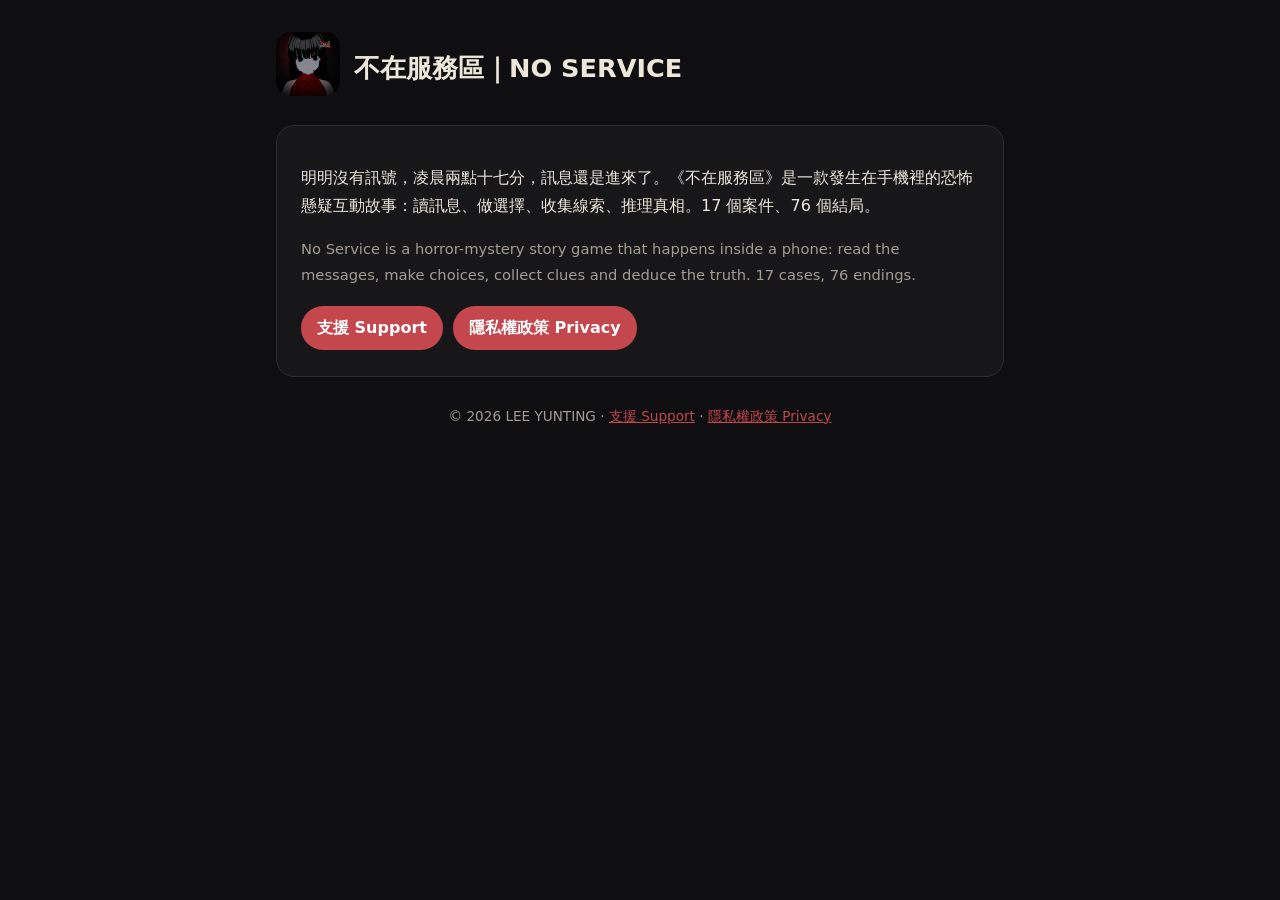
<file: index.html>
<!doctype html>
<html lang="zh-Hant">
<head>
<meta charset="utf-8"><meta name="viewport" content="width=device-width,initial-scale=1">
<title>不在服務區｜NO SERVICE</title>
<link rel="stylesheet" href="/style.css">
<link rel="icon" href="/icon.png">
</head>
<body><div class="wrap">
<header><a href="/"><img src="/icon.png" alt=""></a><h1>不在服務區｜NO SERVICE</h1></header>
<div class="card"><p>明明沒有訊號，凌晨兩點十七分，訊息還是進來了。《不在服務區》是一款發生在手機裡的恐怖懸疑互動故事：讀訊息、做選擇、收集線索、推理真相。17 個案件、76 個結局。</p><p class="muted">No Service is a horror-mystery story game that happens inside a phone: read the messages, make choices, collect clues and deduce the truth. 17 cases, 76 endings.</p><nav><a href="/support/">支援 Support</a><a href="/privacy/">隱私權政策 Privacy</a></nav></div>
<footer>© 2026 LEE YUNTING · <a href="/support/">支援 Support</a> · <a href="/privacy/">隱私權政策 Privacy</a></footer>
</div></body></html>
</file>
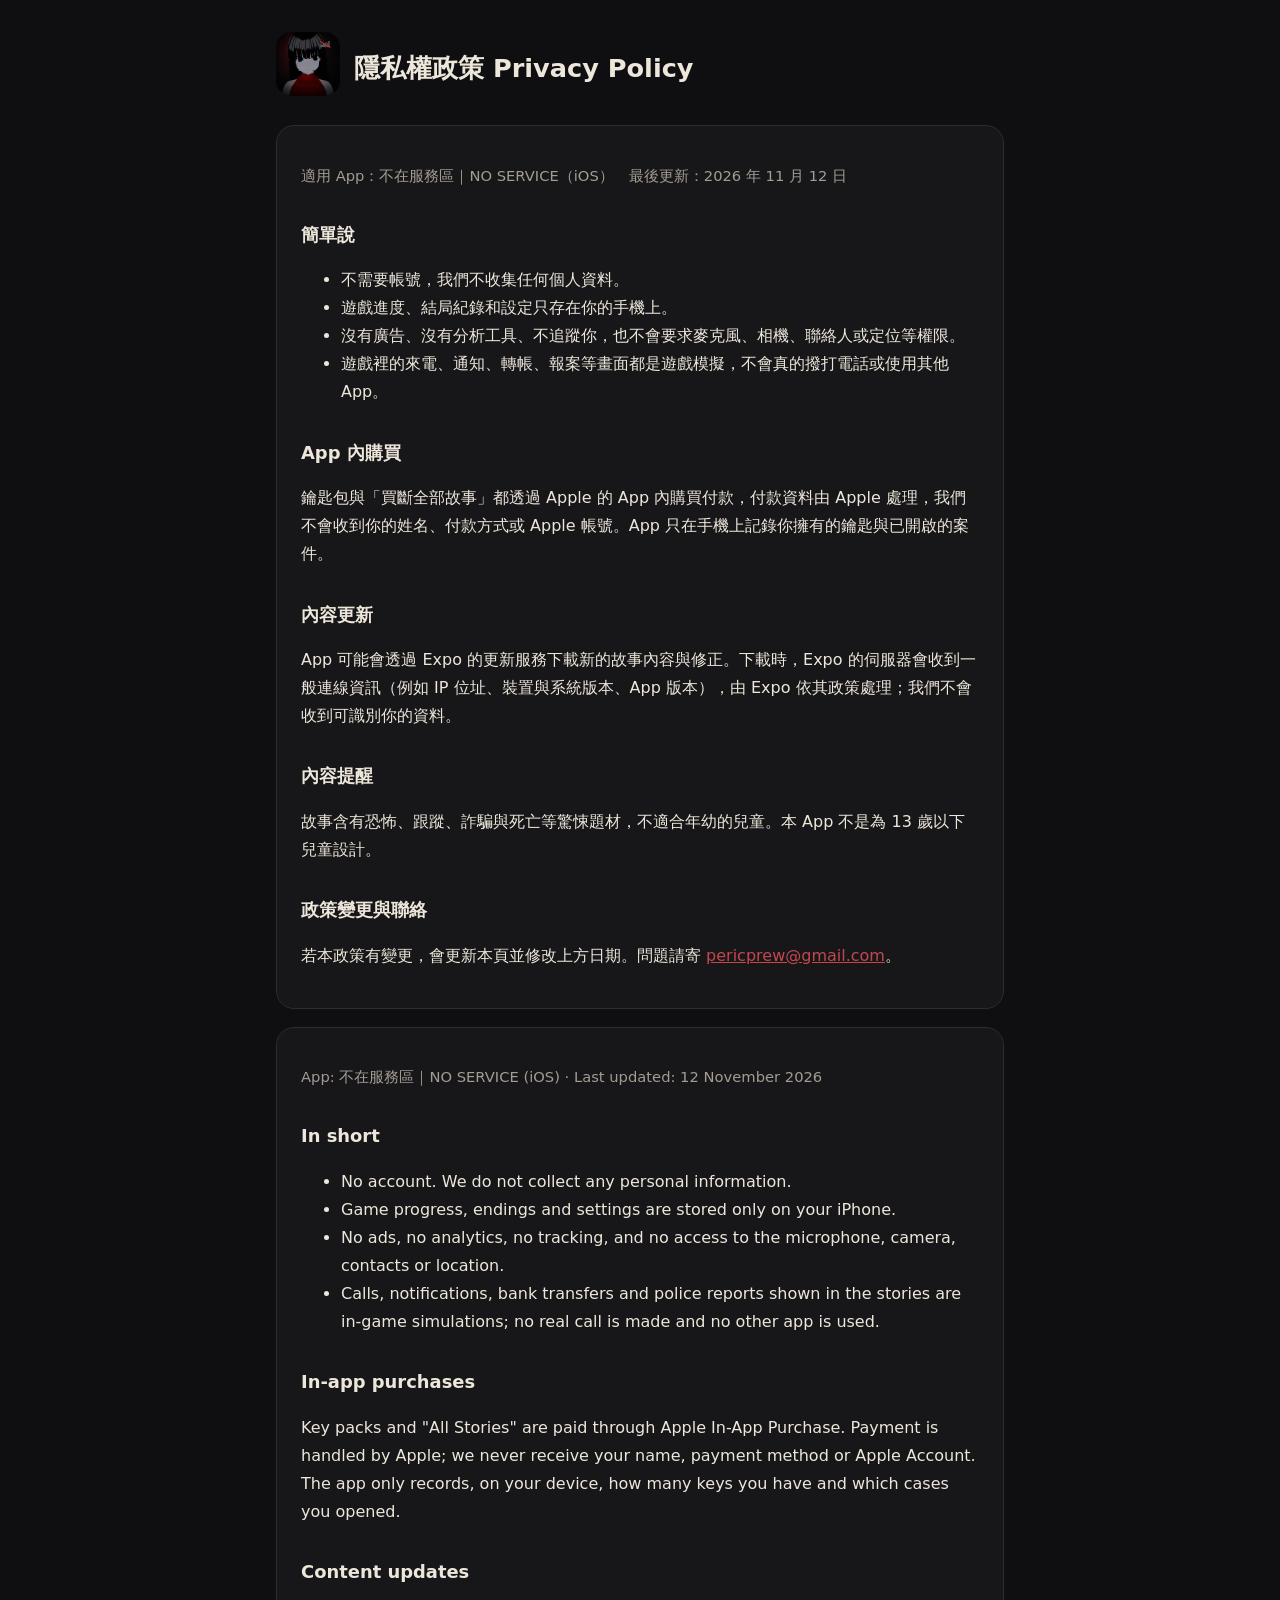
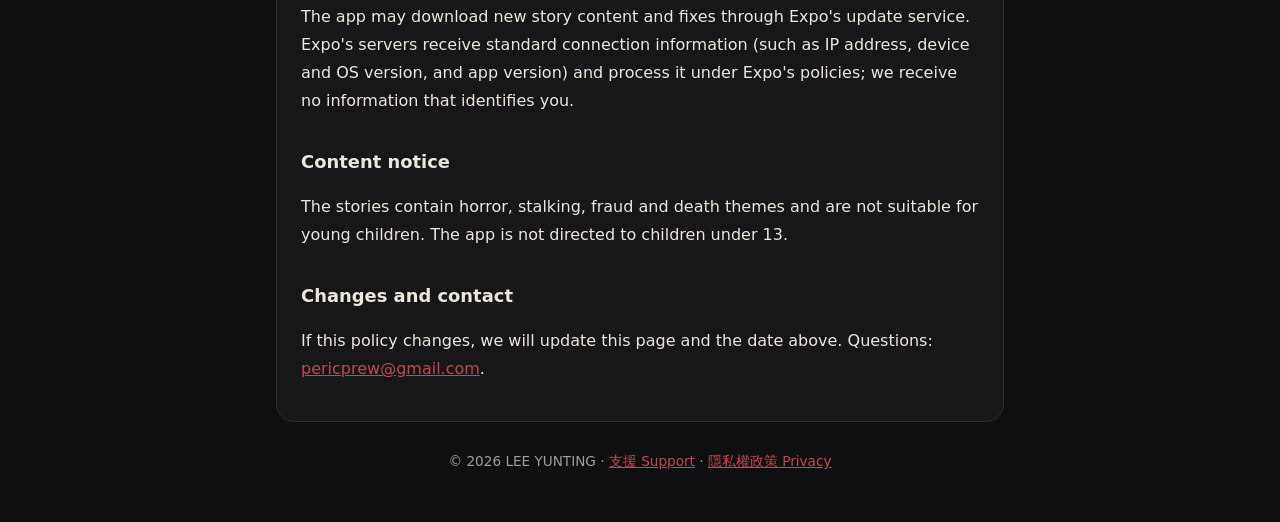
<file: privacy/index.html>
<!doctype html>
<html lang="zh-Hant">
<head>
<meta charset="utf-8"><meta name="viewport" content="width=device-width,initial-scale=1">
<title>隱私權政策 Privacy Policy — 不在服務區｜NO SERVICE</title>
<link rel="stylesheet" href="/style.css">
<link rel="icon" href="/icon.png">
</head>
<body><div class="wrap">
<header><a href="/"><img src="/icon.png" alt=""></a><h1>隱私權政策 Privacy Policy</h1></header>
<div class="card" lang="zh-Hant"><p class="muted">適用 App：不在服務區｜NO SERVICE（iOS）　最後更新：2026 年 11 月 12 日</p>
<h2>簡單說</h2>
<ul><li>不需要帳號，我們不收集任何個人資料。</li>
<li>遊戲進度、結局紀錄和設定只存在你的手機上。</li>
<li>沒有廣告、沒有分析工具、不追蹤你，也不會要求麥克風、相機、聯絡人或定位等權限。</li>
<li>遊戲裡的來電、通知、轉帳、報案等畫面都是遊戲模擬，不會真的撥打電話或使用其他 App。</li></ul>
<h2>App 內購買</h2><p>鑰匙包與「買斷全部故事」都透過 Apple 的 App 內購買付款，付款資料由 Apple 處理，我們不會收到你的姓名、付款方式或 Apple 帳號。App 只在手機上記錄你擁有的鑰匙與已開啟的案件。</p>
<h2>內容更新</h2><p>App 可能會透過 Expo 的更新服務下載新的故事內容與修正。下載時，Expo 的伺服器會收到一般連線資訊（例如 IP 位址、裝置與系統版本、App 版本），由 Expo 依其政策處理；我們不會收到可識別你的資料。</p>
<h2>內容提醒</h2><p>故事含有恐怖、跟蹤、詐騙與死亡等驚悚題材，不適合年幼的兒童。本 App 不是為 13 歲以下兒童設計。</p>
<h2>政策變更與聯絡</h2><p>若本政策有變更，會更新本頁並修改上方日期。問題請寄 <a href="mailto:pericprew@gmail.com">pericprew@gmail.com</a>。</p></div><div class="card" lang="en"><p class="muted">App: 不在服務區｜NO SERVICE (iOS) · Last updated: 12 November 2026</p>
<h2>In short</h2>
<ul><li>No account. We do not collect any personal information.</li>
<li>Game progress, endings and settings are stored only on your iPhone.</li>
<li>No ads, no analytics, no tracking, and no access to the microphone, camera, contacts or location.</li>
<li>Calls, notifications, bank transfers and police reports shown in the stories are in-game simulations; no real call is made and no other app is used.</li></ul>
<h2>In-app purchases</h2><p>Key packs and "All Stories" are paid through Apple In-App Purchase. Payment is handled by Apple; we never receive your name, payment method or Apple Account. The app only records, on your device, how many keys you have and which cases you opened.</p>
<h2>Content updates</h2><p>The app may download new story content and fixes through Expo's update service. Expo's servers receive standard connection information (such as IP address, device and OS version, and app version) and process it under Expo's policies; we receive no information that identifies you.</p>
<h2>Content notice</h2><p>The stories contain horror, stalking, fraud and death themes and are not suitable for young children. The app is not directed to children under 13.</p>
<h2>Changes and contact</h2><p>If this policy changes, we will update this page and the date above. Questions: <a href="mailto:pericprew@gmail.com">pericprew@gmail.com</a>.</p></div>
<footer>© 2026 LEE YUNTING · <a href="/support/">支援 Support</a> · <a href="/privacy/">隱私權政策 Privacy</a></footer>
</div></body></html>
</file>
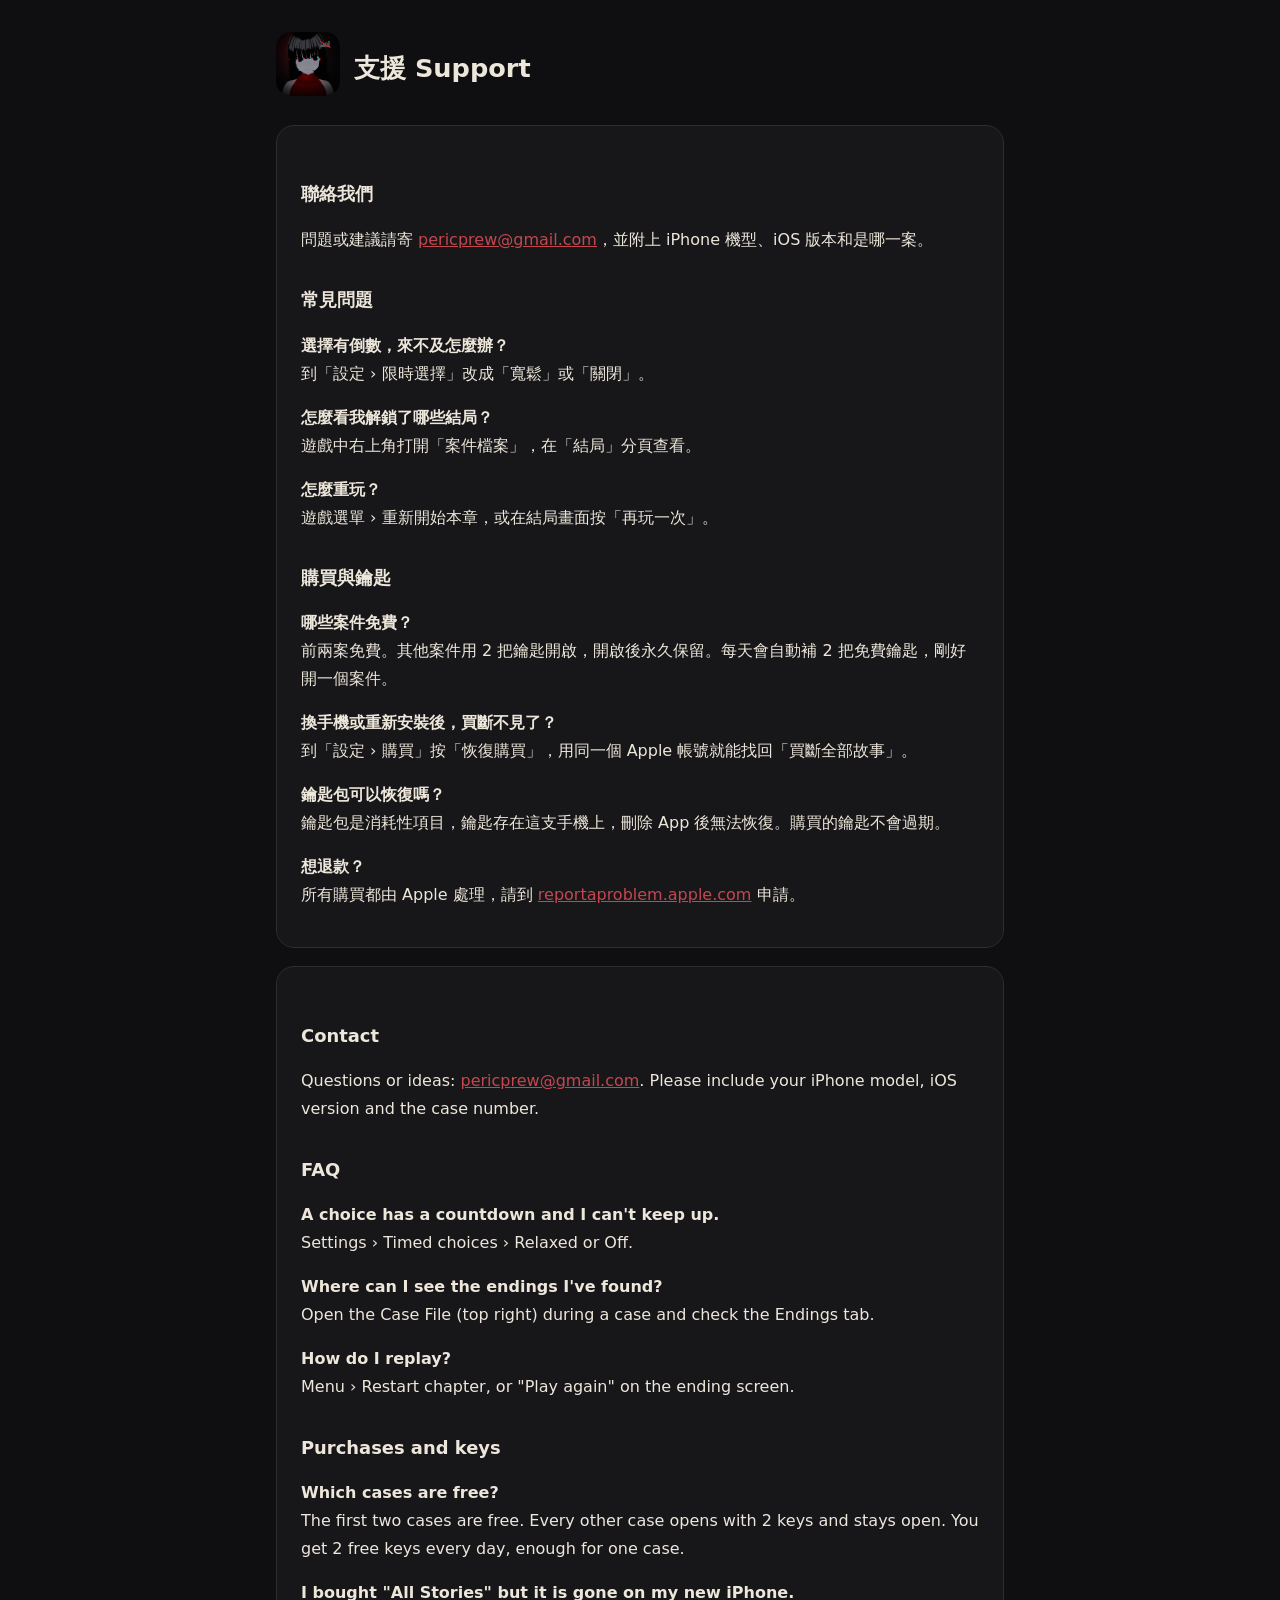
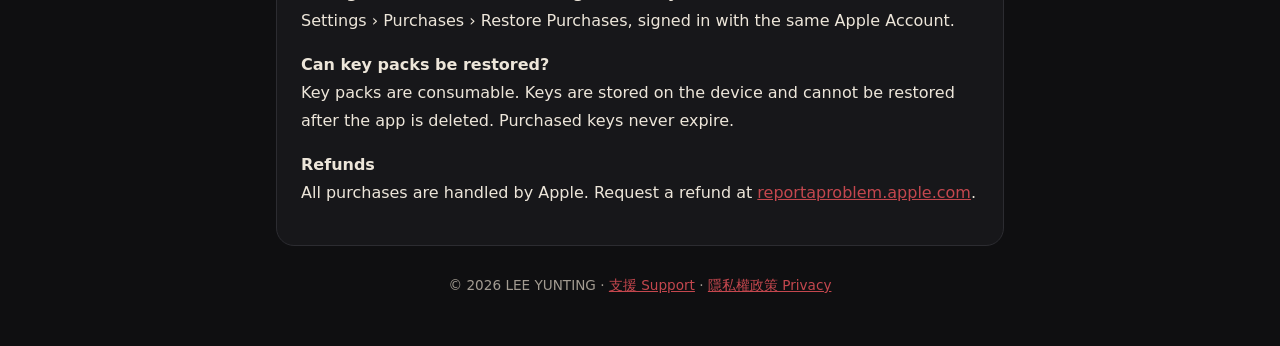
<file: support/index.html>
<!doctype html>
<html lang="zh-Hant">
<head>
<meta charset="utf-8"><meta name="viewport" content="width=device-width,initial-scale=1">
<title>支援 Support — 不在服務區｜NO SERVICE</title>
<link rel="stylesheet" href="/style.css">
<link rel="icon" href="/icon.png">
</head>
<body><div class="wrap">
<header><a href="/"><img src="/icon.png" alt=""></a><h1>支援 Support</h1></header>
<div class="card" lang="zh-Hant"><h2>聯絡我們</h2><p>問題或建議請寄 <a href="mailto:pericprew@gmail.com">pericprew@gmail.com</a>，並附上 iPhone 機型、iOS 版本和是哪一案。</p>
<h2>常見問題</h2>
<p><strong>選擇有倒數，來不及怎麼辦？</strong><br>到「設定 › 限時選擇」改成「寬鬆」或「關閉」。</p>
<p><strong>怎麼看我解鎖了哪些結局？</strong><br>遊戲中右上角打開「案件檔案」，在「結局」分頁查看。</p>
<p><strong>怎麼重玩？</strong><br>遊戲選單 › 重新開始本章，或在結局畫面按「再玩一次」。</p>
<h2>購買與鑰匙</h2>
<p><strong>哪些案件免費？</strong><br>前兩案免費。其他案件用 2 把鑰匙開啟，開啟後永久保留。每天會自動補 2 把免費鑰匙，剛好開一個案件。</p>
<p><strong>換手機或重新安裝後，買斷不見了？</strong><br>到「設定 › 購買」按「恢復購買」，用同一個 Apple 帳號就能找回「買斷全部故事」。</p>
<p><strong>鑰匙包可以恢復嗎？</strong><br>鑰匙包是消耗性項目，鑰匙存在這支手機上，刪除 App 後無法恢復。購買的鑰匙不會過期。</p>
<p><strong>想退款？</strong><br>所有購買都由 Apple 處理，請到 <a href="https://reportaproblem.apple.com">reportaproblem.apple.com</a> 申請。</p></div><div class="card" lang="en"><h2>Contact</h2><p>Questions or ideas: <a href="mailto:pericprew@gmail.com">pericprew@gmail.com</a>. Please include your iPhone model, iOS version and the case number.</p>
<h2>FAQ</h2>
<p><strong>A choice has a countdown and I can't keep up.</strong><br>Settings › Timed choices › Relaxed or Off.</p>
<p><strong>Where can I see the endings I've found?</strong><br>Open the Case File (top right) during a case and check the Endings tab.</p>
<p><strong>How do I replay?</strong><br>Menu › Restart chapter, or "Play again" on the ending screen.</p>
<h2>Purchases and keys</h2>
<p><strong>Which cases are free?</strong><br>The first two cases are free. Every other case opens with 2 keys and stays open. You get 2 free keys every day, enough for one case.</p>
<p><strong>I bought "All Stories" but it is gone on my new iPhone.</strong><br>Settings › Purchases › Restore Purchases, signed in with the same Apple Account.</p>
<p><strong>Can key packs be restored?</strong><br>Key packs are consumable. Keys are stored on the device and cannot be restored after the app is deleted. Purchased keys never expire.</p>
<p><strong>Refunds</strong><br>All purchases are handled by Apple. Request a refund at <a href="https://reportaproblem.apple.com">reportaproblem.apple.com</a>.</p></div>
<footer>© 2026 LEE YUNTING · <a href="/support/">支援 Support</a> · <a href="/privacy/">隱私權政策 Privacy</a></footer>
</div></body></html>
</file>
<file: style.css>
:root{--bg:#0F0F11;--card:#17171A;--ink:#EDE6DA;--soft:#A39C92;--line:#2C2C31;--accent:#C4474E;--onaccent:#FFFFFF}
*{box-sizing:border-box}
body{margin:0;background:var(--bg);color:var(--ink);font-family:system-ui,-apple-system,"PingFang TC","Noto Sans TC","Microsoft JhengHei",sans-serif;line-height:1.75}
.wrap{max-width:760px;margin:0 auto;padding:32px 16px 48px}
header{display:flex;align-items:center;gap:14px;margin-bottom:20px}
header img{width:64px;height:64px;border-radius:15px}
header a{color:inherit;text-decoration:none}
h1{font-size:1.6rem;margin:0}
h2{font-size:1.12rem;margin:1.7em 0 .4em}
.card{background:var(--card);border:1px solid var(--line);border-radius:18px;padding:22px 24px;margin-bottom:18px}
.muted{color:var(--soft);font-size:.92rem}
a{color:var(--accent)}
nav{display:flex;gap:10px;flex-wrap:wrap;margin:18px 0 4px}
nav a{background:var(--accent);color:var(--onaccent);font-weight:700;text-decoration:none;padding:8px 16px;border-radius:999px}
footer{margin-top:28px;color:var(--soft);font-size:.85rem;text-align:center}
</file>
